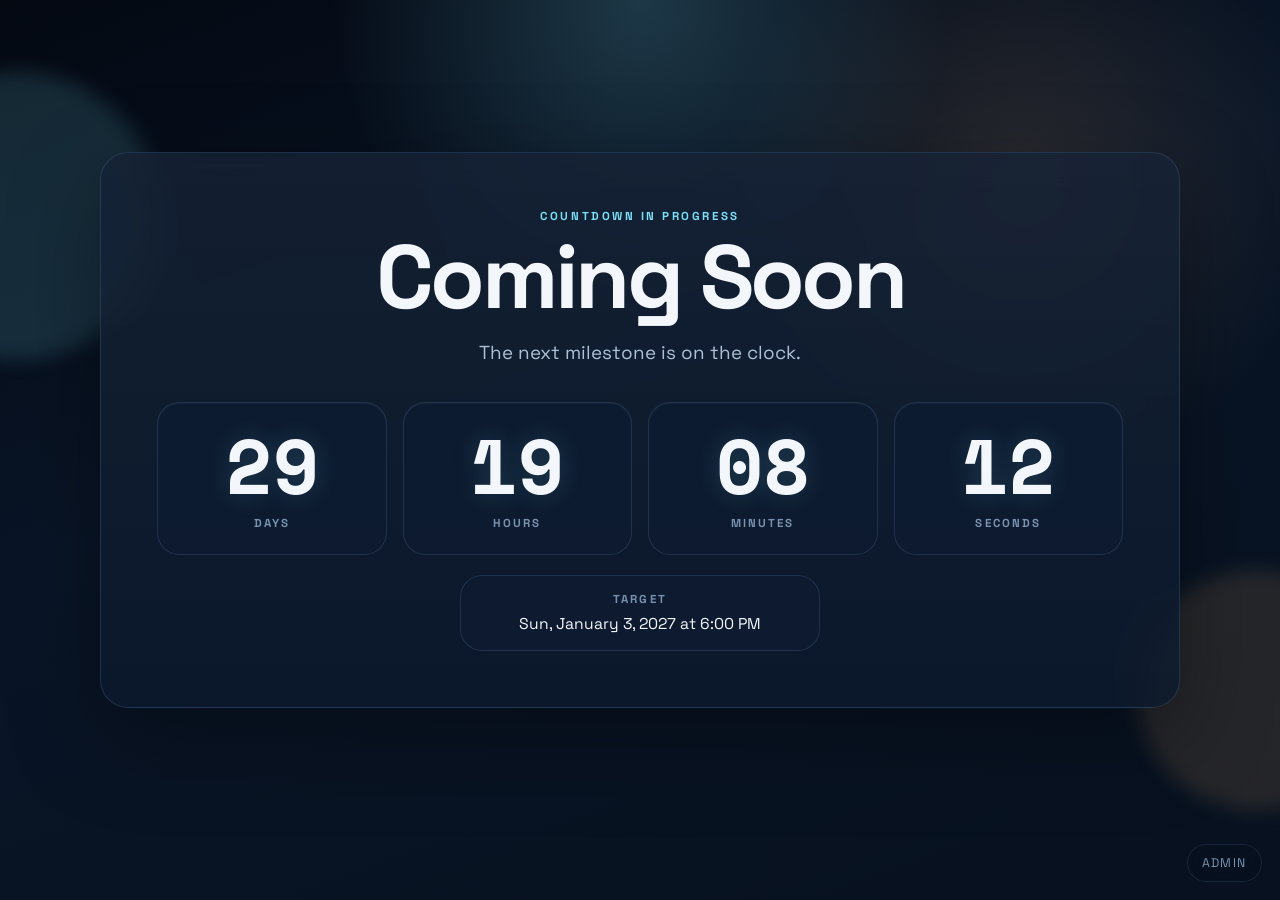
<file: index.html>
<!DOCTYPE html>
<html lang="en">
<head>
  <meta charset="UTF-8">
  <meta name="viewport" content="width=device-width, initial-scale=1.0">
  <title>Countdown</title>
  <meta name="description" content="A polished countdown timer with configurable event details.">
  <link rel="preconnect" href="https://fonts.googleapis.com">
  <link rel="preconnect" href="https://fonts.gstatic.com" crossorigin>
  <link href="https://fonts.googleapis.com/css2?family=Space+Grotesk:wght@400;500;700&family=Space+Mono:wght@400;700&display=swap" rel="stylesheet">
  <link rel="stylesheet" href="styles.css">
</head>
<body class="page page-countdown">
  <div class="page-shell">
    <main class="hero-card countdown-card">
      <p class="eyebrow">Countdown in Progress</p>
      <h1 class="event-title" id="eventTitle">Coming Soon</h1>
      <p class="event-subtitle" id="eventSubtitle">The next milestone is on the clock.</p>

      <section class="countdown-panel" aria-label="Countdown timer">
        <div class="countdown-grid" id="countdownGrid">
          <article class="time-card">
            <span class="time-value" id="days">30</span>
            <span class="time-label">Days</span>
          </article>
          <article class="time-card">
            <span class="time-value" id="hours">00</span>
            <span class="time-label">Hours</span>
          </article>
          <article class="time-card">
            <span class="time-value" id="minutes">00</span>
            <span class="time-label">Minutes</span>
          </article>
          <article class="time-card">
            <span class="time-value" id="seconds">00</span>
            <span class="time-label">Seconds</span>
          </article>
        </div>

        <div class="status-card is-hidden" id="expiredState" aria-live="polite">
          <p class="status-label">Countdown Complete</p>
          <h2 class="status-title">It's time!</h2>
          <p class="status-copy">The scheduled moment has arrived.</p>
        </div>
      </section>

      <div class="meta-row">
        <div class="meta-block">
          <span class="meta-label">Target</span>
          <span class="meta-value" id="targetDisplay">Loading...</span>
        </div>
      </div>
    </main>

    <a class="admin-link" href="admin.html">Admin</a>
  </div>

  <script src="script.js"></script>
</body>
</html>
</file>
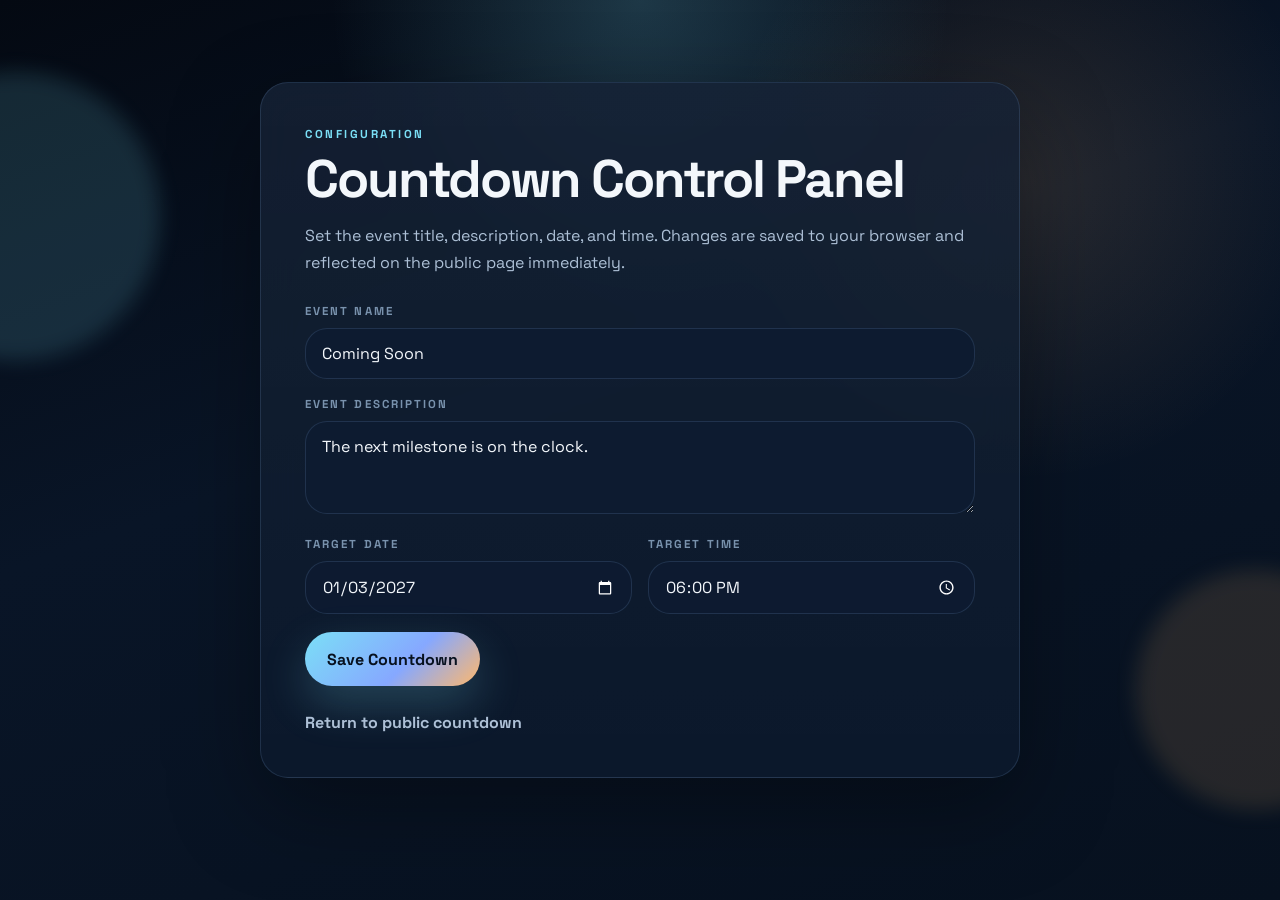
<file: admin.html>
<!DOCTYPE html>
<html lang="en">
<head>
  <meta charset="UTF-8">
  <meta name="viewport" content="width=device-width, initial-scale=1.0">
  <title>Countdown Admin</title>
  <meta name="description" content="Configure the countdown event title, date, and time.">
  <link rel="preconnect" href="https://fonts.googleapis.com">
  <link rel="preconnect" href="https://fonts.gstatic.com" crossorigin>
  <link href="https://fonts.googleapis.com/css2?family=Space+Grotesk:wght@400;500;700&family=Space+Mono:wght@400;700&display=swap" rel="stylesheet">
  <link rel="stylesheet" href="styles.css">
</head>
<body class="page page-admin">
  <div class="page-shell">
    <main class="hero-card admin-card">
      <p class="eyebrow">Configuration</p>
      <h1 class="panel-title">Countdown Control Panel</h1>
      <p class="panel-copy">Set the event title, description, date, and time. Changes are saved to your browser and reflected on the public page immediately.</p>

      <form class="admin-form" id="adminForm" novalidate>
        <div class="field-group">
          <label for="eventName">Event Name</label>
          <input id="eventName" name="eventName" type="text" maxlength="80" placeholder="Launch Night">
        </div>

        <div class="field-group">
          <label for="eventDescription">Event Description</label>
          <textarea id="eventDescription" name="eventDescription" rows="3" maxlength="180" placeholder="Doors open, stream starts, or whatever should appear on the countdown page."></textarea>
        </div>

        <div class="field-row">
          <div class="field-group">
            <label for="targetDate">Target Date</label>
            <input id="targetDate" name="targetDate" type="date" required>
          </div>

          <div class="field-group">
            <label for="targetTime">Target Time</label>
            <input id="targetTime" name="targetTime" type="time" required>
          </div>
        </div>

        <button class="primary-button" type="submit">Save Countdown</button>
      </form>

      <section class="status-card is-hidden" id="saveMessage" aria-live="polite">
        <p class="status-label">Saved</p>
        <h2 class="status-title">Configuration updated.</h2>
        <p class="status-copy">The countdown page now uses the values stored in localStorage.</p>
        <a class="secondary-link" href="index.html">Back to countdown</a>
      </section>

      <a class="back-link" href="index.html">Return to public countdown</a>
    </main>
  </div>

  <script src="script.js"></script>
</body>
</html>
</file>
<file: styles.css>
:root {
  --bg: #07111f;
  --bg-soft: rgba(8, 18, 33, 0.72);
  --surface: rgba(13, 26, 46, 0.82);
  --surface-strong: rgba(14, 28, 49, 0.96);
  --surface-border: rgba(151, 195, 255, 0.14);
  --surface-highlight: rgba(132, 199, 255, 0.2);
  --text: #f3f7fb;
  --text-soft: #adc0d6;
  --text-muted: #7992ad;
  --accent: #7bdff6;
  --accent-warm: #ffb86c;
  --success: #9df0a4;
  --shadow: 0 30px 90px rgba(0, 0, 0, 0.34);
  --radius-xl: 28px;
  --radius-lg: 22px;
  --radius-md: 16px;
  --radius-sm: 12px;
  --font-display: "Space Grotesk", system-ui, sans-serif;
  --font-mono: "Space Mono", ui-monospace, monospace;
}

*,
*::before,
*::after {
  box-sizing: border-box;
}

html {
  color-scheme: dark;
}

body {
  margin: 0;
  min-height: 100vh;
  font-family: var(--font-display);
  color: var(--text);
  background:
    radial-gradient(circle at top, rgba(123, 223, 246, 0.2), transparent 28%),
    radial-gradient(circle at 80% 20%, rgba(255, 184, 108, 0.13), transparent 24%),
    linear-gradient(160deg, #040912 0%, #091527 42%, #07111f 100%);
}

body::before,
body::after {
  content: "";
  position: fixed;
  inset: auto;
  pointer-events: none;
  z-index: 0;
  filter: blur(10px);
}

body::before {
  top: 8%;
  left: -8rem;
  width: 18rem;
  height: 18rem;
  background: rgba(123, 223, 246, 0.14);
  border-radius: 50%;
}

body::after {
  right: -6rem;
  bottom: 10%;
  width: 15rem;
  height: 15rem;
  background: rgba(255, 184, 108, 0.12);
  border-radius: 50%;
}

a {
  color: inherit;
}

.page-shell {
  position: relative;
  z-index: 1;
  min-height: 100vh;
  display: grid;
  place-items: center;
  padding: 32px 20px 72px;
}

.hero-card {
  width: min(100%, 1080px);
  background:
    linear-gradient(180deg, rgba(255, 255, 255, 0.03), transparent),
    var(--surface);
  border: 1px solid var(--surface-border);
  border-radius: var(--radius-xl);
  box-shadow: var(--shadow);
  backdrop-filter: blur(18px);
}

.countdown-card {
  padding: clamp(28px, 5vw, 56px);
  text-align: center;
}

.admin-card {
  width: min(100%, 760px);
  padding: clamp(28px, 5vw, 44px);
}

.eyebrow {
  margin: 0 0 12px;
  color: var(--accent);
  text-transform: uppercase;
  letter-spacing: 0.22em;
  font-size: 0.72rem;
  font-weight: 700;
}

.event-title,
.panel-title,
.status-title {
  margin: 0;
  letter-spacing: -0.04em;
}

.event-title {
  font-size: clamp(2.6rem, 7vw, 5.8rem);
  line-height: 0.95;
}

.event-subtitle,
.panel-copy,
.status-copy {
  color: var(--text-soft);
}

.event-subtitle {
  width: min(100%, 42rem);
  margin: 18px auto 0;
  font-size: clamp(1rem, 2vw, 1.18rem);
  line-height: 1.6;
}

.countdown-panel {
  margin-top: 34px;
}

.countdown-grid {
  display: grid;
  grid-template-columns: repeat(4, minmax(0, 1fr));
  gap: 16px;
}

.time-card,
.status-card,
.meta-block,
.field-group input,
.field-group textarea {
  background: var(--surface-strong);
  border: 1px solid var(--surface-border);
  border-radius: var(--radius-lg);
}

.time-card {
  padding: 24px 16px;
  box-shadow: inset 0 1px 0 rgba(255, 255, 255, 0.04);
}

.time-value {
  display: block;
  font-family: var(--font-mono);
  font-size: clamp(2.4rem, 7vw, 4.8rem);
  line-height: 1;
  font-weight: 700;
  text-shadow: 0 0 24px rgba(123, 223, 246, 0.18);
}

.time-label,
.meta-label,
.status-label,
.field-group label {
  display: block;
  text-transform: uppercase;
  letter-spacing: 0.18em;
  font-size: 0.72rem;
  font-weight: 700;
  color: var(--text-muted);
}

.time-label {
  margin-top: 12px;
}

.meta-row {
  margin-top: 20px;
  display: flex;
  justify-content: center;
}

.meta-block {
  min-width: min(100%, 360px);
  padding: 16px 20px;
}

.meta-value {
  display: block;
  margin-top: 8px;
  color: var(--text);
  font-size: 0.98rem;
}

.status-card {
  margin-top: 24px;
  padding: 24px;
  text-align: left;
}

.status-label {
  color: var(--success);
}

.status-title {
  margin-top: 10px;
  font-size: clamp(1.8rem, 4vw, 2.4rem);
}

.status-copy {
  margin: 12px 0 0;
  line-height: 1.6;
}

.is-hidden {
  display: none;
}

.admin-link,
.back-link,
.secondary-link {
  text-decoration: none;
}

.admin-link {
  position: fixed;
  right: 18px;
  bottom: 18px;
  z-index: 2;
  padding: 10px 14px;
  border-radius: 999px;
  font-size: 0.78rem;
  letter-spacing: 0.12em;
  text-transform: uppercase;
  color: var(--text-muted);
  background: rgba(7, 17, 31, 0.7);
  border: 1px solid rgba(151, 195, 255, 0.12);
  backdrop-filter: blur(12px);
}

.panel-title {
  font-size: clamp(2rem, 5vw, 3.3rem);
  line-height: 1;
}

.panel-copy {
  margin: 16px 0 0;
  line-height: 1.7;
  max-width: 44rem;
}

.admin-form {
  margin-top: 28px;
}

.field-row {
  display: grid;
  grid-template-columns: repeat(2, minmax(0, 1fr));
  gap: 16px;
}

.field-group {
  margin-bottom: 18px;
}

.field-group label {
  margin-bottom: 10px;
}

.field-group input,
.field-group textarea {
  width: 100%;
  padding: 14px 16px;
  color: var(--text);
  font: inherit;
  resize: vertical;
  outline: none;
  transition: border-color 160ms ease, box-shadow 160ms ease, transform 160ms ease;
}

.field-group input::placeholder,
.field-group textarea::placeholder {
  color: #67819d;
}

.field-group input:focus,
.field-group textarea:focus {
  border-color: var(--surface-highlight);
  box-shadow: 0 0 0 4px rgba(123, 223, 246, 0.12);
}

.field-group input[type="date"],
.field-group input[type="time"] {
  color-scheme: dark;
}

.primary-button {
  display: inline-flex;
  align-items: center;
  justify-content: center;
  min-height: 54px;
  padding: 0 22px;
  border: 0;
  border-radius: 999px;
  background: linear-gradient(135deg, var(--accent) 0%, #86a8ff 58%, var(--accent-warm) 100%);
  color: #07111f;
  font: inherit;
  font-weight: 700;
  cursor: pointer;
  transition: transform 160ms ease, box-shadow 160ms ease, filter 160ms ease;
  box-shadow: 0 18px 45px rgba(123, 223, 246, 0.22);
}

.primary-button:hover,
.secondary-link:hover,
.back-link:hover,
.admin-link:hover {
  transform: translateY(-1px);
}

.primary-button:focus-visible,
.secondary-link:focus-visible,
.back-link:focus-visible,
.admin-link:focus-visible {
  outline: 2px solid var(--accent);
  outline-offset: 3px;
}

.secondary-link,
.back-link {
  display: inline-flex;
  align-items: center;
  gap: 8px;
  margin-top: 18px;
  color: var(--accent);
  font-weight: 700;
}

.back-link {
  margin-top: 26px;
  color: var(--text-soft);
}

@media (max-width: 820px) {
  .countdown-grid {
    grid-template-columns: repeat(2, minmax(0, 1fr));
  }
}

@media (max-width: 620px) {
  .page-shell {
    padding: 18px 14px 72px;
  }

  .field-row {
    grid-template-columns: 1fr;
  }
}

@media (max-width: 520px) {
  .countdown-grid {
    grid-template-columns: 1fr;
  }

  .time-card {
    padding: 20px 14px;
  }

  .admin-link {
    right: 14px;
    bottom: 14px;
  }
}
</file>
